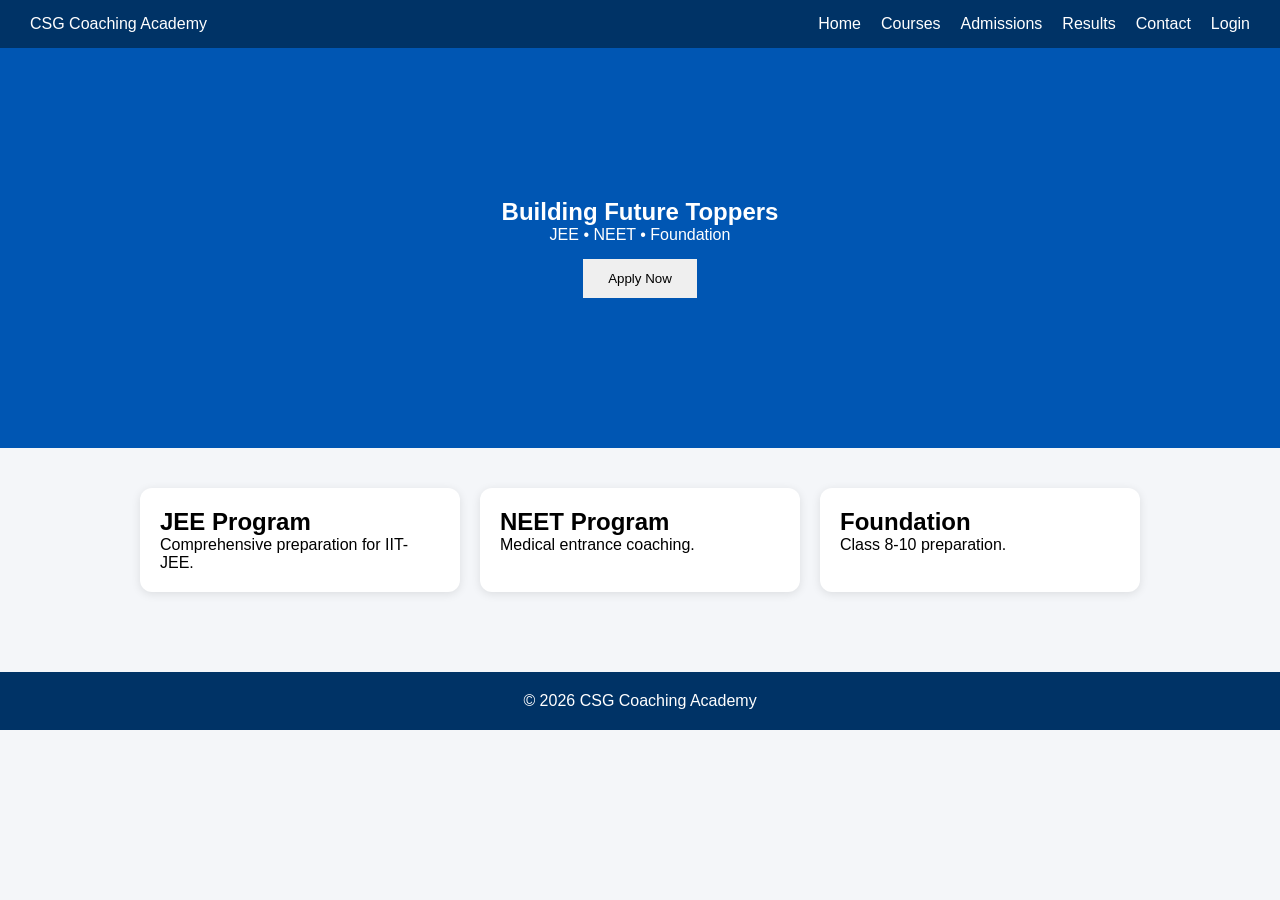
<file: index.html>
<!DOCTYPE html>
<html lang="en">
<head>
<meta charset="UTF-8">
<meta name="viewport" content="width=device-width, initial-scale=1.0">
<title>CSG Coaching Academy</title>
<link rel="stylesheet" href="index.css">
</head>
<body>

<header>
    <div class="logo">CSG Coaching Academy</div>
    <div class="menu-btn" onclick="toggleMenu()">
        ☰
    </div>
    <nav id="mobileMenu">
        <ul>
            <li><a href="#">Home</a></li>
            <li class="dropdown">
                <a href="#">Courses</a>
                <ul class="submenu">
                    <li><a href="#">JEE</a></li>
                    <li><a href="#">NEET</a></li>
                    <li><a href="#">Foundation</a></li>
                </ul>
            </li>

            <li class="dropdown">
                <a href="#">Admissions</a>
                <ul class="submenu">
                    <li><a href="#">Apply</a></li>
                    <li><a href="#">Fee Structure</a></li>
                </ul>
            </li>

            <li class="dropdown">
                <a href="#">Results</a>
                <ul class="submenu">
                    <li><a href="#">Toppers</a></li>
                    <li><a href="#">Selections</a></li>
                </ul>
            </li>

            <li><a href="#">Contact</a></li>
            <li><a href="login.html">Login</a></li>
        </ul>
    </nav>
</header>

<section class="hero">
    <h1>Building Future Toppers</h1>
    <p>JEE • NEET • Foundation</p>
    <button>Apply Now</button>
</section>

<section class="cards">

    <div class="card">
        <h2>JEE Program</h2>
        <p>Comprehensive preparation for IIT-JEE.</p>
    </div>

    <div class="card">
        <h2>NEET Program</h2>
        <p>Medical entrance coaching.</p>
    </div>

    <div class="card">
        <h2>Foundation</h2>
        <p>Class 8-10 preparation.</p>
    </div>

</section>

<footer>
    <p>© 2026 CSG Coaching Academy</p>
</footer>
<script>
function toggleMenu(){
document.getElementById("mobileMenu")
.classList.toggle("active");
}
        </script>
</body>
          </html>
</file>
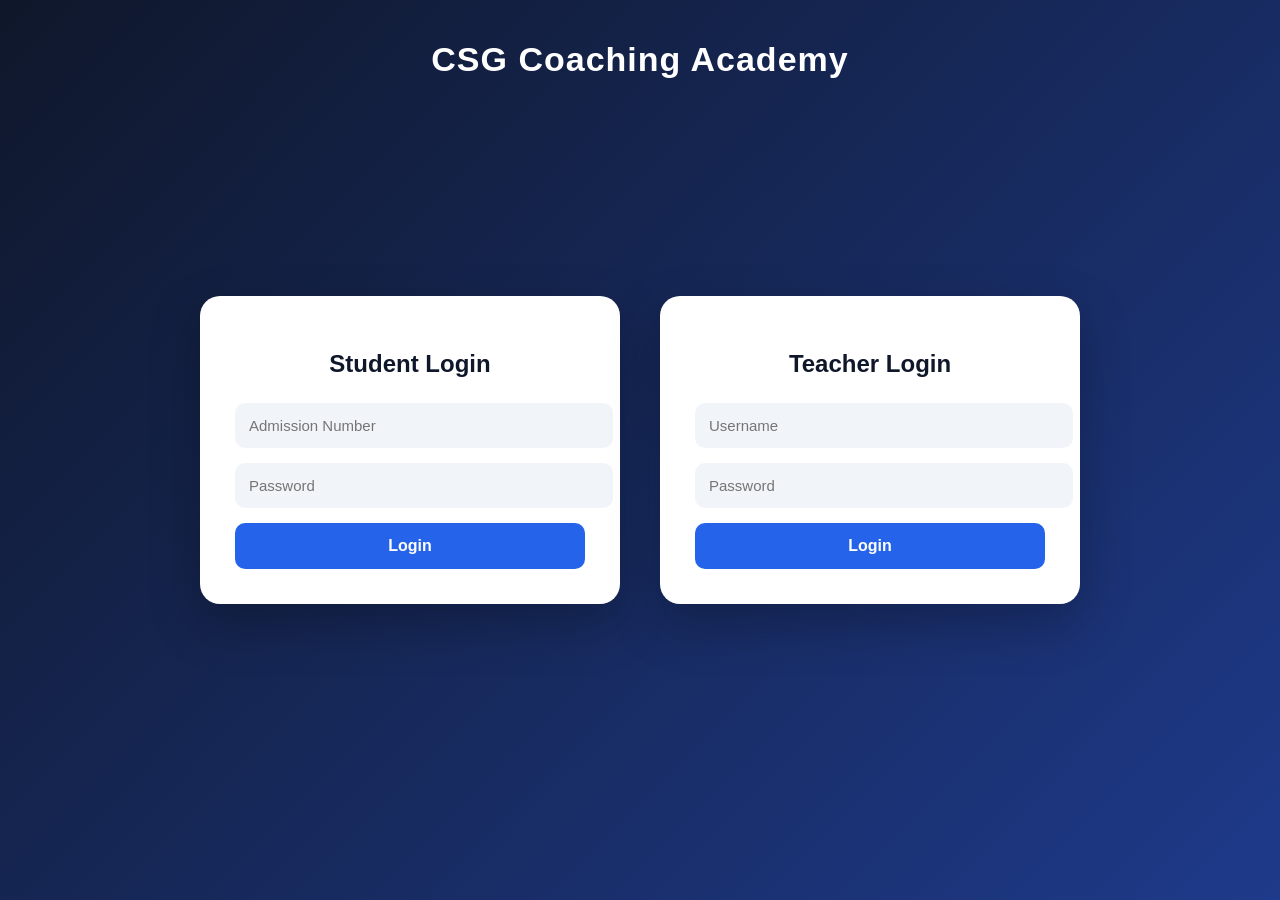
<file: login.html>
<!DOCTYPE html>
<html lang="en">
<head>
<meta charset="UTF-8">
<meta name="viewport" content="width=device-width, initial-scale=1.0">
<title>Login - CSG Coaching</title>
<link rel="stylesheet" href="login.css">
</head>

<body class="login-page">
<div class="logo-title">
    CSG Coaching Academy
</div>

<div class="login-container">
    <div class="login-box">

        <h2>Student Login</h2>

        <input type="text" placeholder="Admission Number">

        <input type="password" placeholder="Password">

        <button>Login</button>

    </div>

    <div class="login-box">

        <h2>Teacher Login</h2>

        <input type="text" placeholder="Username">

        <input type="password" placeholder="Password">

        <button>Login</button>

    </div>

</div>

</body>
</html>
</file>
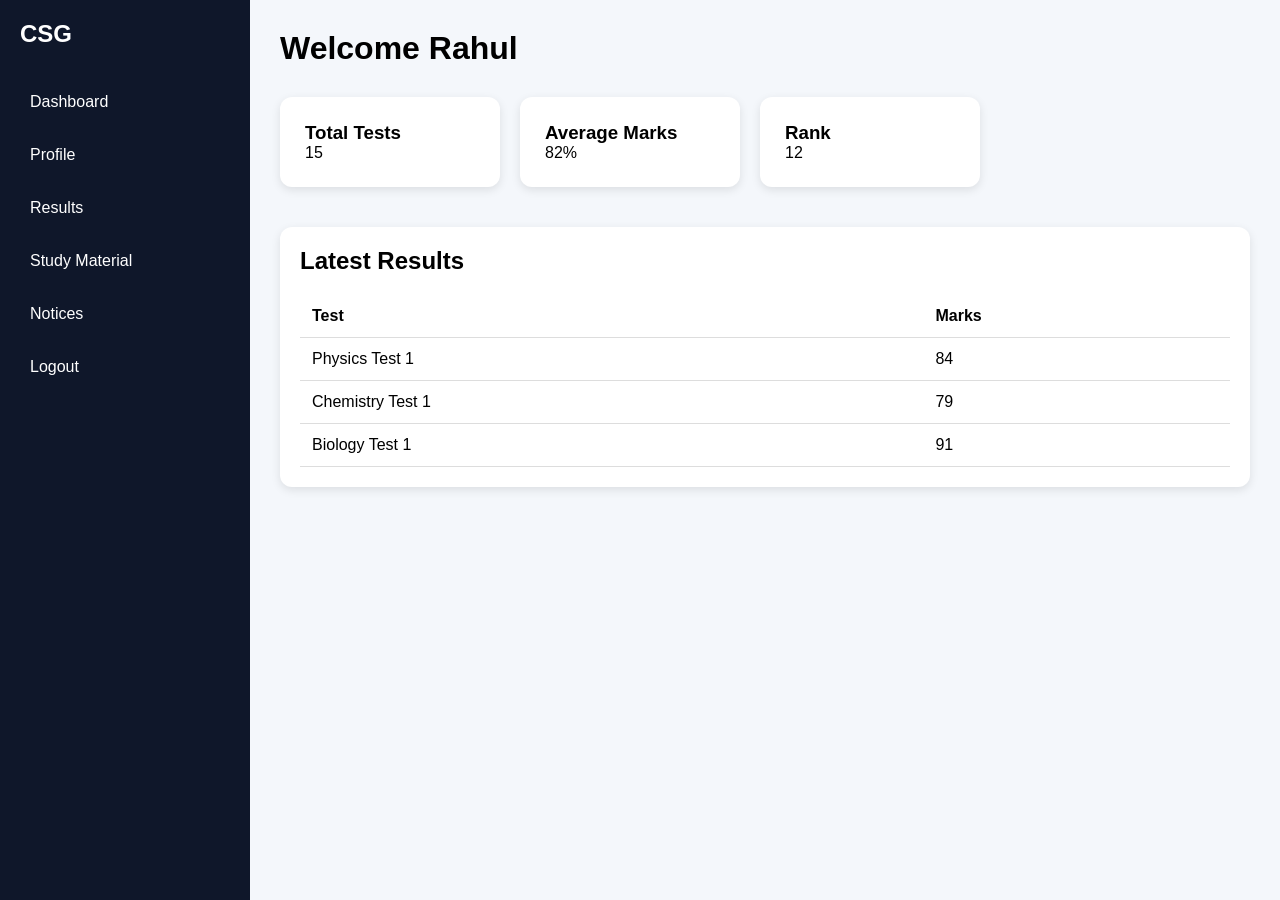
<file: student-dashboard.html>
<!DOCTYPE html>
<html>
<head>
<meta charset="UTF-8">
<meta name="viewport" content="width=device-width, initial-scale=1.0">
<title>Student Dashboard</title>
<link rel="stylesheet" href="student.css">
</head>

<body>

<div class="sidebar">

<h2>CSG</h2>

<ul>
<li>Dashboard</li>
<li>Profile</li>
<li>Results</li>
<li>Study Material</li>
<li>Notices</li>
<li>Logout</li>
</ul>

</div>

<div class="main">

<div class="topbar">
<h1>Welcome Rahul</h1>
</div>

<div class="cards">

<div class="card">
<h3>Total Tests</h3>
<p>15</p>
</div>

<div class="card">
<h3>Average Marks</h3>
<p>82%</p>
</div>

<div class="card">
<h3>Rank</h3>
<p>12</p>
</div>

</div>

<div class="results">

<h2>Latest Results</h2>

<table>

<tr>
<th>Test</th>
<th>Marks</th>
</tr>

<tr>
<td>Physics Test 1</td>
<td>84</td>
</tr>

<tr>
<td>Chemistry Test 1</td>
<td>79</td>
</tr>

<tr>
<td>Biology Test 1</td>
<td>91</td>
</tr>

</table>

</div>

</div>

</body>
</html>
</file>
<file: index.css>
*{
margin:0;
padding:0;
box-sizing:border-box;
font-family:Arial,sans-serif;
}

body{
background:#f4f6f9;
}

header{
background:#003366;
color:white;
padding:15px 30px;
display:flex;
justify-content:space-between;
align-items:center;
}

.menu-btn{
display:none;
}

nav ul{
display:flex;
list-style:none;
gap:20px;
}

nav a{
color:white;
text-decoration:none;
}

.dropdown{
position:relative;
}

.submenu{
display:none;
position:absolute;
top:25px;
background:white;
min-width:180px;
list-style:none;
}

.submenu li{
padding:10px;
}

.submenu a{
color:black;
}

.dropdown:hover .submenu{
display:block;
}

.hero{
height:400px;
display:flex;
flex-direction:column;
justify-content:center;
align-items:center;
background:#0056b3;
color:white;
}

.hero button{
padding:12px 25px;
border:none;
margin-top:15px;
cursor:pointer;
}

.cards{
display:flex;
flex-wrap:wrap;
gap:20px;
padding:40px;
justify-content:center;
}

.card{
background:white;
padding:20px;
width:100%;
max-width:320px;
border-radius:12px;
box-shadow:0 2px 10px rgba(0,0,0,.1);
}

footer{
background:#003366;
color:white;
text-align:center;
padding:20px;
margin-top:40px;
  }

/* Mobile Responsive */

.menu-btn{
display:none;
font-size:28px;
cursor:pointer;
color:white;
}

@media screen and (max-width:768px){

.menu-btn{
display:block;
}

nav{
display:none;
width:100%;
position:absolute;
top:70px;
left:0;
background:#003366;
}

nav.active{
display:block;
}

nav ul{
display:flex;
flex-direction:column;
align-items:center;
gap:15px;
padding:20px 0;
}

header{
flex-direction:row;
justify-content:space-between;
align-items:center;
}

.cards{
flex-direction:column;
align-items:center;
}

.card{
width:90%;
}

  }
</file>
<file: login.css>
.login-page{
margin:0;
padding:0;
font-family:'Segoe UI',sans-serif;
background:linear-gradient(135deg,#0f172a,#1e3a8a);
min-height:100vh;
display:flex;
justify-content:center;
align-items:center;
}

.login-container{
display:flex;
gap:40px;
flex-wrap:wrap;
justify-content:center;
}

.login-box{
width:350px;
background:white;
padding:35px;
border-radius:20px;
box-shadow:0 20px 50px rgba(0,0,0,.25);
transition:.3s;
}

.login-box:hover{
transform:translateY(-5px);
}

.login-box h2{
text-align:center;
margin-bottom:25px;
color:#0f172a;
}

.login-box input{
width:100%;
padding:14px;
margin-bottom:15px;
border:none;
background:#f1f5f9;
border-radius:10px;
font-size:15px;
}

.login-box input:focus{
outline:none;
box-shadow:0 0 0 2px #2563eb;
}

.login-box button{
width:100%;
padding:14px;
border:none;
border-radius:10px;
background:#2563eb;
color:white;
font-size:16px;
font-weight:bold;
cursor:pointer;
transition:.3s;
}

.login-box button:hover{
background:#1d4ed8;
}

.logo-title{
position:absolute;
top:40px;
left:50%;
transform:translateX(-50%);
color:white;
font-size:34px;
font-weight:700;
letter-spacing:1px;
  }
</file>
<file: student.css>
*{
margin:0;
padding:0;
box-sizing:border-box;
font-family:Segoe UI,sans-serif;
}

body{
display:flex;
background:#f4f7fb;
}

.sidebar{
width:250px;
height:100vh;
background:#0f172a;
color:white;
padding:20px;
}

.sidebar h2{
margin-bottom:30px;
}

.sidebar ul{
list-style:none;
}

.sidebar li{
padding:15px 10px;
margin-bottom:5px;
cursor:pointer;
border-radius:8px;
}

.sidebar li:hover{
background:#1e293b;
}

.main{
flex:1;
padding:30px;
}

.topbar{
margin-bottom:30px;
}

.cards{
display:flex;
gap:20px;
flex-wrap:wrap;
}

.card{
background:white;
padding:25px;
border-radius:12px;
width:220px;
box-shadow:0 3px 10px rgba(0,0,0,.1);
}

.results{
margin-top:40px;
background:white;
padding:20px;
border-radius:12px;
box-shadow:0 3px 10px rgba(0,0,0,.1);
}

table{
width:100%;
border-collapse:collapse;
margin-top:20px;
}

th,td{
padding:12px;
border-bottom:1px solid #ddd;
text-align:left;
}
</file>
